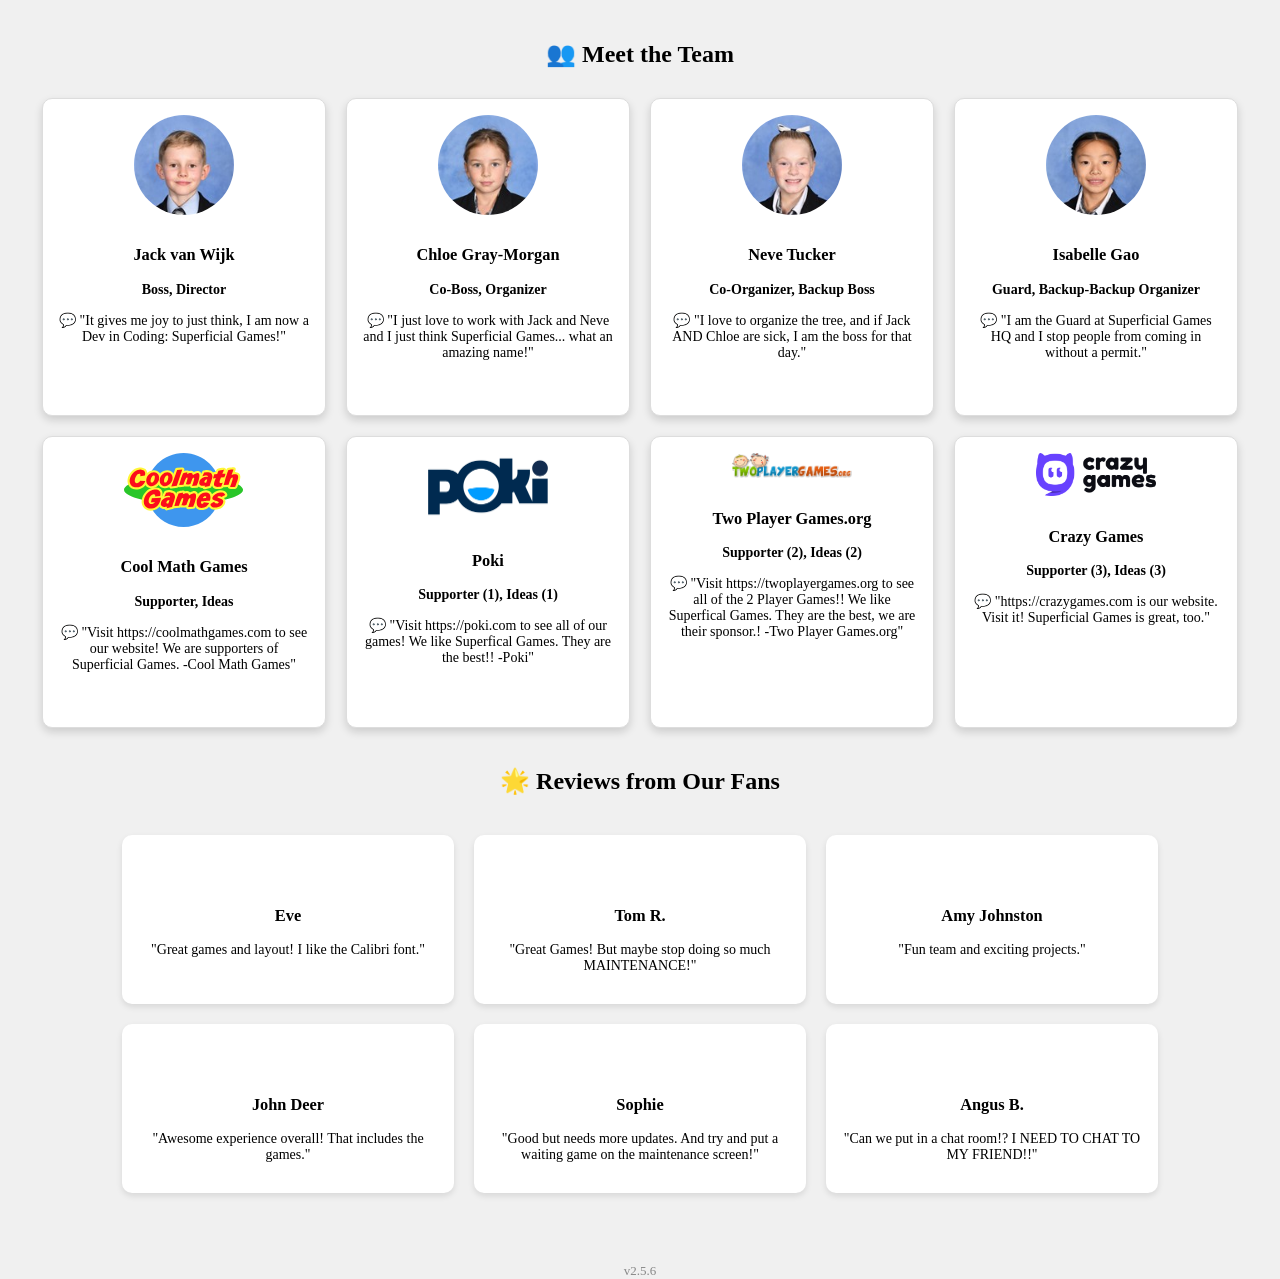
<file: public/team.html>
<!DOCTYPE html>
<html lang="en">
<head>
  <meta charset="UTF-8" />
  <title>Team & Reviews - Superficial Games</title>
  <link rel="stylesheet" href="styles.css" />
</head>
<body>
  <div class="block">
    <h2>👥 Meet the Team</h2>
    <div id="team" class="team-grid"></div>

    <h2>🌟 Reviews from Our Fans</h2>
    <div id="reviews" class="reviews-row"></div>
  </div>

  <div class="version">v2.5.6</div>

  <script>
    async function loadTeam() {
      try {
        const res = await fetch('/data/Staff.json');
        const staff = await res.json();

        const container = document.getElementById('team');
        staff.forEach(member => {
          const card = document.createElement('div');
          card.className = 'team-card';

          const isLogo = ["Poki", "Cool Math Games", "Crazy Games", "Two Player Games.org"]
            .some(logo => member.name.includes(logo));
          if (isLogo) card.setAttribute("data-logo", "true");

          let tagHtml = '';
          if (member.tags && Array.isArray(member.tags)) {
            const colorClass = getTagColorClass(member.name);
            tagHtml = `<div class="tags">` +
              member.tags.map(tag => `<span class="tag ${colorClass}">#${tag}</span>`).join(' <b>-</b> ') +
              `</div>`;
          }

          card.innerHTML = `
            <img src="/uploads/${member.image}" alt="${member.name}">
            <h3>${member.name}</h3>
            <p><strong>${member.role}</strong></p>
            ${member.review ? `<p>💬 "${member.review}"</p>` : ''}
            ${tagHtml}
          `;

          container.appendChild(card);
        });
      } catch (err) {
        document.getElementById('team').innerText = 'Failed to load team data.';
        console.error(err);
      }
    }

    function getTagColorClass(name) {
      if (name.includes("Jack")) return "tag-red";
      if (name.includes("Chloe")) return "tag-orange";
      if (name.includes("Neve")) return "tag-yellow";
      if (name.includes("Isabelle")) return "tag-green";
      if (name.includes("Cool Math Games")) return "tag-blue";
      if (name.includes("Poki")) return "tag-pink";
      if (name.includes("Two Player Games.org")) return "tag-purple";
      if (name.includes("Crazy Games")) return "tag-brown";
      return "tag-red";
    }

    const starFullSVG = `<svg aria-hidden="true" viewBox="0 0 24 24" fill="#FD9500" xmlns="http://www.w3.org/2000/svg"><path d="M11.99 6.127l2.641 5.388 6.097.871-5.47 5.172 1.284 6.062-5.646-3.021-5.646 3.021 1.284-6.062-5.47-5.172 6.097-.871 2.64-5.388z"/></svg>`;
    const starEmptySVG = `<svg aria-hidden="true" viewBox="0 0 24 24" fill="none" stroke="#ccc" stroke-width="2" xmlns="http://www.w3.org/2000/svg"><path d="M11.99 6.127l2.641 5.388 6.097.871-5.47 5.172 1.284 6.062-5.646-3.021-5.646 3.021 1.284-6.062-5.47-5.172 6.097-.871 2.64-5.388z"/></svg>`;
    function starHalfSVG(id) {
      return `
        <svg aria-hidden="true" viewBox="0 0 24 24" xmlns="http://www.w3.org/2000/svg" width="24" height="24">
          <defs>
            <linearGradient id="${id}">
              <stop offset="50%" stop-color="#FD9500"/>
              <stop offset="50%" stop-color="transparent"/>
            </linearGradient>
          </defs>
          <path fill="url(#${id})" stroke="#FD9500" stroke-width="2" d="M11.99 6.127l2.641 5.388 6.097.871-5.47 5.172 1.284 6.062-5.646-3.021-5.646 3.021 1.284-6.062-5.47-5.172 6.097-.871 2.64-5.388z"/>
        </svg>
      `;
    }

    function renderStars(rating, container) {
      container.innerHTML = "";
      const fullStars = Math.floor(rating);
      const halfStar = rating % 1 >= 0.5;
      const emptyStars = 5 - fullStars - (halfStar ? 1 : 0);

      for (let i = 0; i < fullStars; i++) {
        container.insertAdjacentHTML('beforeend', starFullSVG);
      }
      if (halfStar) {
        const gradientId = 'grad' + Math.random().toString(36).slice(2, 7);
        container.insertAdjacentHTML('beforeend', starHalfSVG(gradientId));
      }
      for (let i = 0; i < emptyStars; i++) {
        container.insertAdjacentHTML('beforeend', starEmptySVG);
      }
    }

    async function loadReviews() {
      try {
        const res = await fetch('/data/Reviews.json');
        const reviewsData = await res.json();

        const container = document.getElementById('reviews');
        reviewsData.forEach((review) => {
          const card = document.createElement('div');
          card.className = 'review-card';

          const starsContainer = document.createElement('div');
          starsContainer.className = 'stars';
          renderStars(review.stars, starsContainer);

          card.innerHTML = `
            <h3>${review.name}</h3>
            <p>"${review.text}"</p>
          `;
          card.prepend(starsContainer);
          container.appendChild(card);
        });
      } catch (err) {
        const container = document.getElementById('reviews');
        container.innerText = 'Failed to load reviews.';
        console.error(err);
      }
    }

    loadTeam();
    loadReviews();
  </script>
</body>
</html>
</file>
<file: public/styles.css>
body {
  font-family: Calibri, Comic Sans MS;
  margin: 0;
  background: #f0f0f0;
}

.block {
  max-width: 1300px;
  margin: auto;
  padding: 20px;
}

h2 {
  text-align: center;
  margin-bottom: 10px;
}

/* TEAM CARDS */
.team-grid {
  display: flex;
  flex-wrap: wrap;
  justify-content: center;
  gap: 20px;
  padding: 20px 0;
}

.team-card {
  position: relative;
  border: 1px solid #ddd;
  border-radius: 10px;
  padding: 16px;
  width: 250px;
  background: #fff;
  box-shadow: 0 4px 8px rgba(0,0,0,0.15);
  text-align: center;
  transition: transform 0.2s ease;
  overflow: hidden;
  font-size: 14px;
}

/* Default circular team member image */
.team-card img {
  width: 100px;
  height: 100px;
  object-fit: cover;
  border-radius: 50%;
  margin-bottom: 10px;
  background: white;
}

/* Full logo override for game sites */
.team-card[data-logo="true"] img {
  width: 120px;
  height: auto;
  object-fit: contain;
  border-radius: 0;
  background: none;
  margin-bottom: 10px;
}

.tags {
  margin-top: 8px;
  opacity: 0;
  transform: translateY(15px);
  transition: all 0.4s ease;
  font-weight: bold;
}

.team-card:hover .tags {
  opacity: 1;
  transform: translateY(0);
}

.tag {
  display: inline-block;
  padding: 4px 10px;
  border-radius: 5px;
  font-size: 0.8em;
  color: white;
  margin: 2px 4px;
}

.tag-red { background: #e74c3c; }
.tag-orange { background: #e67e22; }
.tag-yellow { background: #f1c40f; color: #222; }
.tag-green { background: limegreen; }
.tag-blue { background: #0000FF; }
.tag-pink { background: #DB0167; }
.tag-purple { background: #800080; }
.tag-brown { background: #A52A2A; }

/* REVIEWS ROW */
.reviews-row {
  margin-top: 40px;
  display: flex;
  flex-wrap: wrap;
  justify-content: center;
  gap: 20px;
}

.review-card {
  width: 300px;
  background: white;
  border-radius: 10px;
  box-shadow: 0 3px 6px rgba(0,0,0,0.1);
  padding: 16px;
  text-align: center;
  position: relative;
  overflow: hidden;
  font-size: 14px;
  transition: transform 0.3s ease;
}

.review-card:hover {
  transform: translateY(-5px);
}

.stars {
  margin-bottom: 10px;
  opacity: 0;
  transform: translateY(15px);
  transition: all 0.4s ease;
  display: inline-block;
}

.review-card:hover .stars {
  opacity: 1;
  transform: translateY(0);
}

.stars svg {
  width: 28px;
  height: 28px;
  vertical-align: middle;
  margin: 0 2px;
}

/* Version info */
.version {
  text-align: center;
  margin-top: 50px;
  color: #888;
  font-size: 13px;
  user-select: none;
}

/* GAME LOGOS BAR */
#games-logos {
  display: flex;
  justify-content: center;
  gap: 30px;
  flex-wrap: wrap;
  margin-top: 50px;
  margin-bottom: 20px;
}

#games-logos img {
  height: 50px;
  object-fit: contain;
  display: block;
}
</file>
